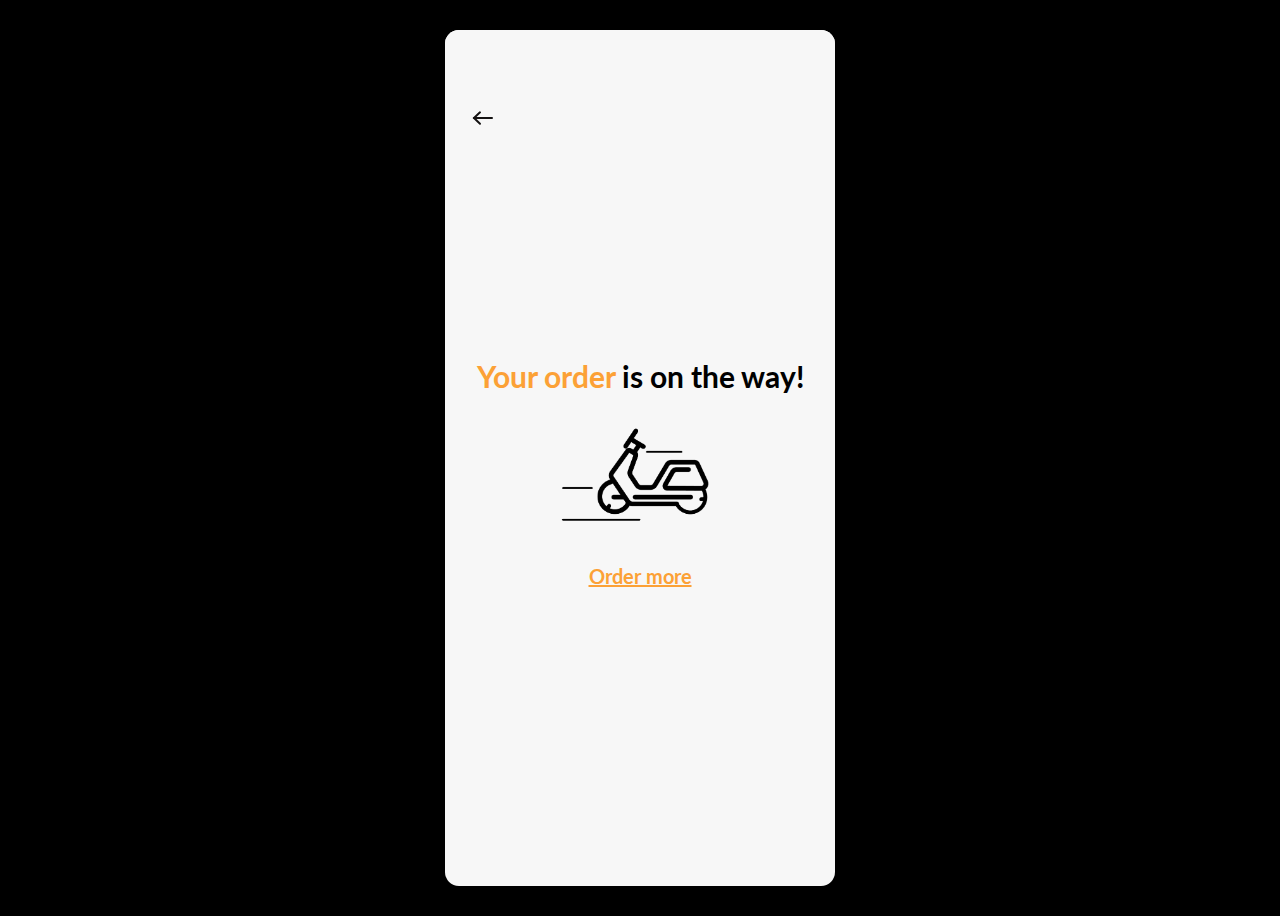
<file: finish.html>
<!DOCTYPE html>
<html>
<head>
    <meta name="viewport" content="width=device-width, initial-scale=1">
    <title>Order Complete</title>
    <link rel="stylesheet" type="text/css" href="style_finish.css">
    <link rel="preconnect" href="https://fonts.googleapis.com">
    <link rel="preconnect" href="https://fonts.gstatic.com" crossorigin>
    <link href="https://fonts.googleapis.com/css2?family=Inter:wght@400;700&family=Lato&display=swap" rel="stylesheet">
    <link href="https://fonts.googleapis.com/css2?family=Alata&family=Inter&family=Red+Hat+Display:wght@300&family=Roboto&display=swap" rel="stylesheet">
</head>
<body>
    <div class="main">
        <div class="top">
            <a href="index.html">
            <button class="back">
                <svg xmlns="http://www.w3.org/2000/svg" width="24" height="24" viewBox="0 0 24 24" fill="none">
                    <path d="M21 12.0521L3 12.0521" stroke="#151313" stroke-width="2" stroke-linecap="round"/>
                    <path d="M9 6.32422L3 12.0521L9 17.78" stroke="#151313" stroke-width="2" stroke-linecap="round"/>
                </svg>
            </button> 
            </a>   
        </div>
        <div class="container">
            <p class="text orange-text">
                Your order
                <span class="black-text">is on the way!</span>
            </p>
            <div class="image-container">
                <img src="img/Motorbike-removebg.png" class="image" alt="Motorbike">
            </div>
            <a href="index.html" class="orange-text" style="font-family: 'Lato'; font-size: 20px; font-weight: bold;">
                Order more
            </a>
        </div>
    </div>
</body>
</html>
</file>
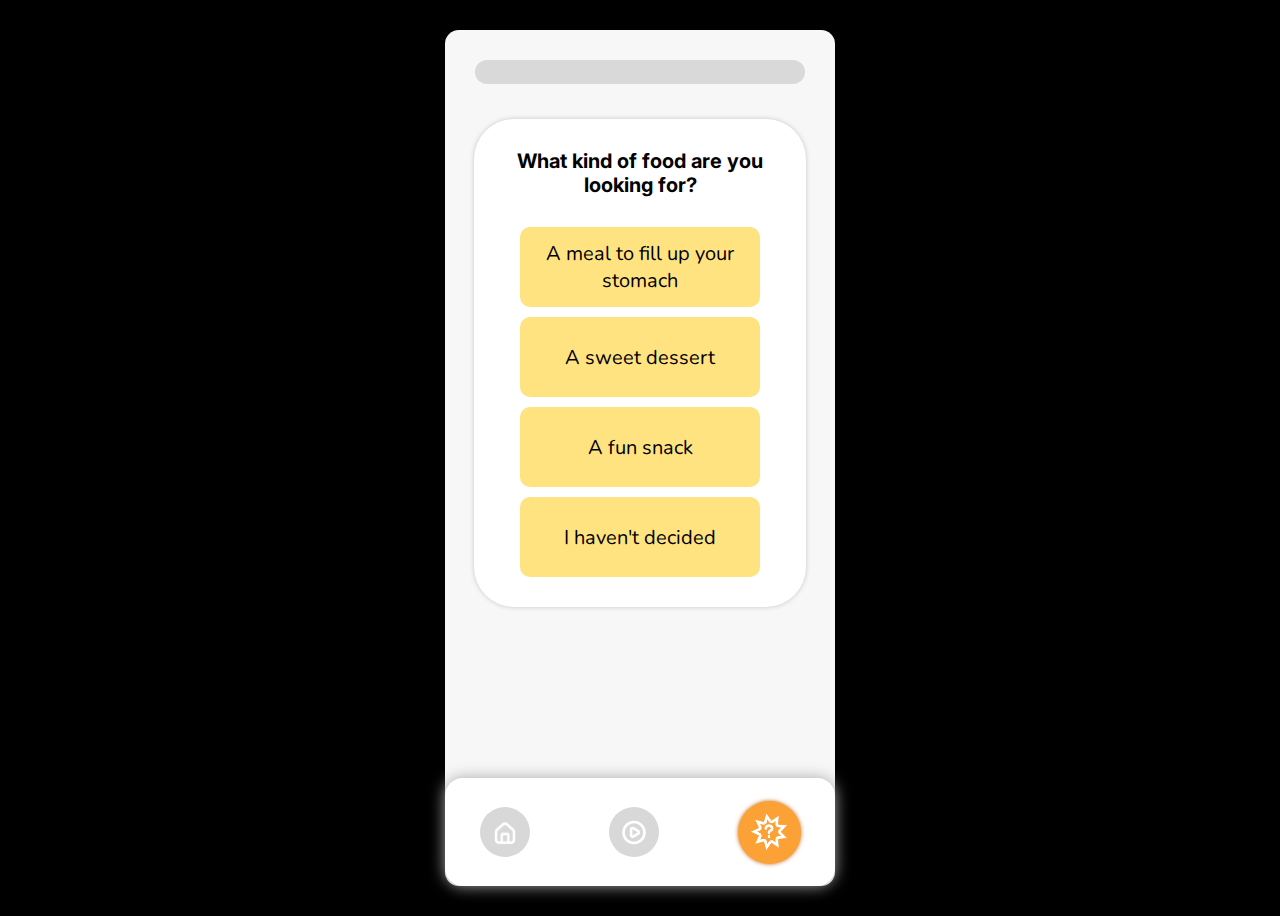
<file: quiz.html>
<!DOCTYPE html>
<html>
<head>
    <meta name="viewport" content="width=device-width, initial-scale=1">
    <title>Quiz</title>
    <link rel="stylesheet" type="text/css" href="style_quiz.css">
    <link rel="preconnect" href="https://fonts.googleapis.com">
    <link rel="preconnect" href="https://fonts.gstatic.com" crossorigin>
    <link href="https://fonts.googleapis.com/css2?family=Inter:wght@400;700&family=Lato&display=swap" rel="stylesheet">
        <link href="https://fonts.googleapis.com/css2?family=Alata&family=Inter:wght@400;700&family=Lato&family=Nunito&display=swap" rel="stylesheet">
</head>
<body>
    <div class="extra">
        <div class="main">
            <div class="w3-container">
                <div class="w3-light-grey">
                    <div id="progressBar" class="w3-green" style="height:24px; width:0"></div>
                </div>
                <br>
            </div>

            <div class="question-container">
                <div class="question active" id="question1">
                    <p>What kind of food are you looking for?</p>
                    <button class="choice">A meal to fill up your stomach</button>
                    <button class="choice">A sweet dessert</button>
                    <button class="choice">A fun snack</button>
                    <button class="choice">I haven't decided</button>
                </div>
                <div class="question" id="question2">
                    <p>What is the price range you are looking for?</p>
                    <button class="choice">Less than 100Baht</button>
                    <button class="choice">100-200Baht</button>
                    <button class="choice">200-300Baht</button>
                    <button class="choice">More than 300Baht</button>
                    <button class="choice">I haven't decided</button>
                </div>
                <div class="question" id="question3">
                    <p>What style of food are you looking for?</p>
                    <button class="choice">Thai</button>
                    <button class="choice">Korean</button>
                    <button class="choice">Japanese</button>
                    <button class="choice">American</button>
                    <button class="choice">Italian</button>
                    <button class="choice">Mexican</button>
                    <button class="choice">Chinese</button>
                    <button class="choice">Others</button>
                    <button class="choice">I haven't decided</button>
                </div>
                <div class="question" id="question4">
                    <p>Do you have any specific dietary restrictions or allergies?</p>
                    <button class="choice">I'm a vegan</button>
                    <button class="choice">I'm a vegetarian</button>
                    <button class="choice">I'm a muslim</button>
                    <button class="choice">I don't eat beef</button>
                    <button class="choice">I have a peanut allergy</button>
                    <button class="choice">I have a shellfish allergy</button>
                    <button class="choice">I have no food restrictions or allergies</button>
                </div>
                <div class="question" id="question5">
                    <p>Are you looking for fast food, a family-style meal, or a more gourmet dining experience?</p>
                    <button class="choice">Fast Food</button>
                    <button class="choice">Family-style</button>
                    <button class="choice">Gourmet</button>
                </div>
            </div>
        </div>
        <div class="navigation">
            <div class="nav">
            <ul>
                <li class="list">
                <a href="index.html">
                    <span class="icon">
                    <div class="inactive">
                        <image src="resource/home_icon.png" style="width:24px"></image>
                    </div>
                    </span>
                </a>
                </li>
                <li class="list">
                <a href="explore.html">
                    <span class="icon">
                    <div class="inactive">
                        <image src="resource/explore_icon.png" style="width:24px;"></image>
                    </div>
                    </span>
                </a>
                </li>
                <li class="list">
                <a href="quiz.html">
                    <span class="icon">
                    <div class="active">
                        <image src="resource/random_icon.png" style="width:36px"></image>
                    </div>
                    </span>
                </a>
                </li>
            </ul>
            </div>
        </div>
    </div>
    <script src="script_quiz.js"></script>
</body>
</html>
</file>
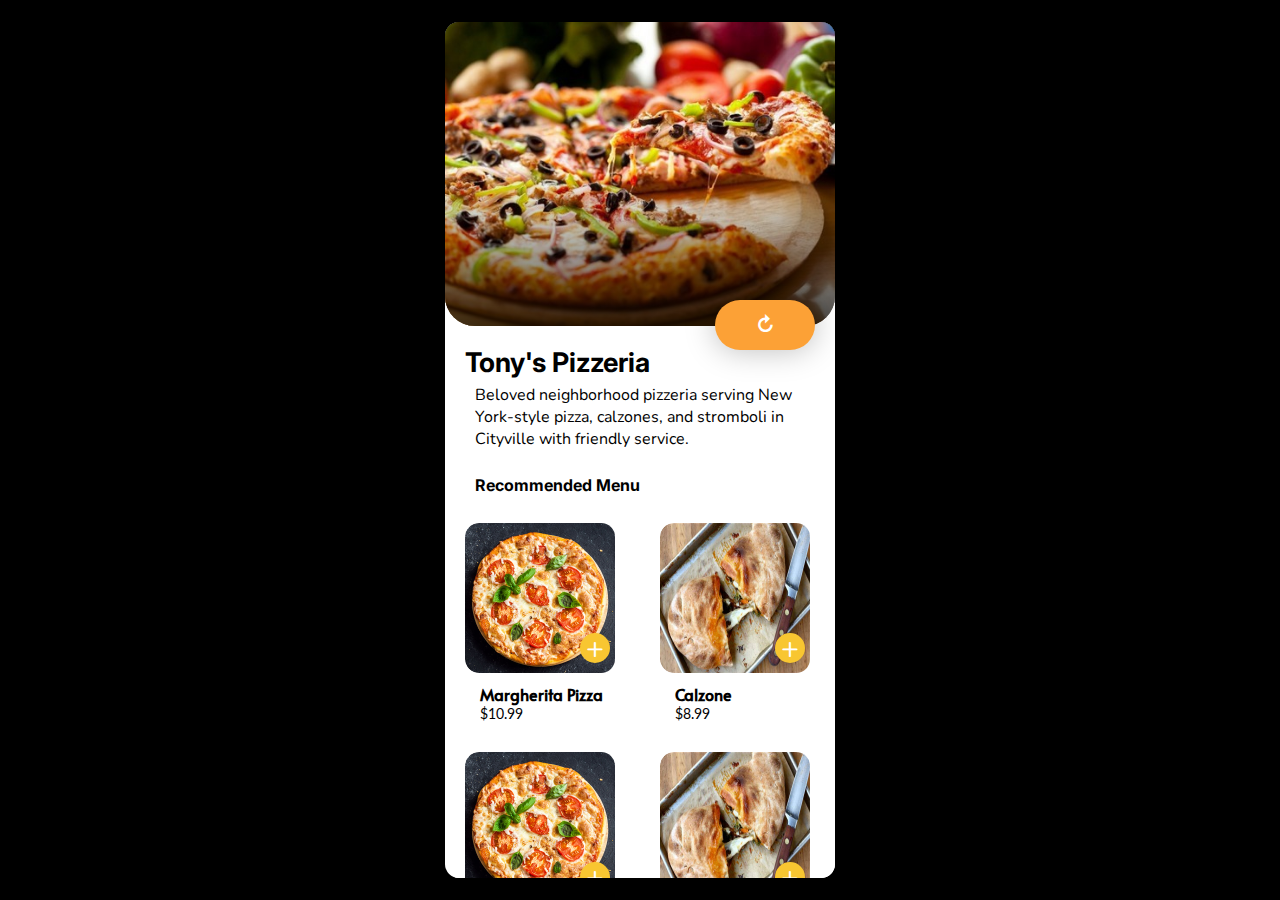
<file: restaurant.html>
<!DOCTYPE html>
<html>
<head>
    <title>Tony's Pizzeria</title>
    <link rel="stylesheet" type="text/css" href="style_restaurant.css">
    <meta name="viewport" content="width=device-width, initial-scale=1">
    <link rel="stylesheet" href="https://cdnjs.cloudflare.com/ajax/libs/font-awesome/6.0.0-beta3/css/all.min.css" integrity="sha384-oJB8lHs1BJt3fE0C/jcEMHR8GgKgEd9zWwjDlUj0XYVtDrMFO1pIIcvlkL+JFqtkl" crossorigin="anonymous">
    <link rel="preconnect" href="https://fonts.googleapis.com">
    <link rel="preconnect" href="https://fonts.gstatic.com" crossorigin>
    <link href="https://fonts.googleapis.com/css2?family=Alata&family=Inter:wght@400;700&family=Lato&family=Nunito&display=swap" rel="stylesheet">
</head>

<body>
    <div class='extra'>
        <div class="main">
            <div>
                <div class="image-container">
                    <button class="reload" style="border:none;">&#8635;</button>
                    <img src="img/Tony.jpeg" alt="Tony's Pizzeria" class="round">

                </div>
            </div>
            <div class="text-container">
                <p class="name">Tony's Pizzeria</p>
                <p class="detial">Beloved neighborhood pizzeria serving New York-style pizza, calzones, and stromboli in Cityville with friendly service.</p>
            </div>
            <p class="menu-head">
                Recommended Menu
            </p><br>
            <div class="menu-container">
                <div class="menu-item">
                    <div class="menu-image">
                        <img src="img/Margherita.jpeg" alt="Pizza">
                        <button class="add-button">+</button>
                    </div>
                    <p class="menu-name">Margherita Pizza</p>
                    <p class="menu-price">$10.99</p>
                </div>
            
                <div class="menu-item">
                    <div class="menu-image">
                        <img src="img/Calzone.jpeg" alt="Calzone">
                        <button class="add-button">+</button>
                    </div>
                    <p class="menu-name">Calzone</p>
                    <p class="menu-price">$8.99</p>
                
                </div>

                <div class="menu-item">
                    <div class="menu-image">
                        <img src="img/Margherita.jpeg" alt="Pizza">
                        <button class="add-button">+</button>
                    </div>
                    <p class="menu-name">Margherita Pizza</p>
                    <p class="menu-price">$10.99</p>
                </div>
                <div class="menu-item">
                    <div class="menu-image">
                        <img src="img/Calzone.jpeg" alt="Calzone">
                        <button class="add-button">+</button>
                    </div>
                    <p class="menu-name">Calzone</p>
                    <p class="menu-price">$8.99</p>
                
                </div>

                <div class="menu-item">
                    <div class="menu-image">
                        <img src="img/Margherita.jpeg" alt="Pizza">
                        <button class="add-button">+</button>
                    </div>
                    <p class="menu-name">Margherita Pizza</p>
                    <p class="menu-price">$10.99</p>
                </div>
                <div class="menu-item">
                    <div class="menu-image">
                        <img src="img/Calzone.jpeg" alt="Calzone">
                        <button class="add-button">+</button>
                    </div>
                    <p class="menu-name">Calzone</p>
                    <p class="menu-price">$8.99</p>
                
                </div>

                <div class="menu-item">
                    <div class="menu-image">
                        <img src="img/Margherita.jpeg" alt="Pizza">
                        <button class="add-button">+</button>
                    </div>
                    <p class="menu-name">Margherita Pizza</p>
                    <p class="menu-price">$10.99</p>
                </div>
                <div class="menu-item">
                    <div class="menu-image">
                        <img src="img/Calzone.jpeg" alt="Calzone">
                        <button class="add-button">+</button>
                    </div>
                    <p class="menu-name">Calzone</p>
                    <p class="menu-price">$8.99</p>
                
                </div>
            </div>
        </div>
    </div>

</body>

</html>
</file>
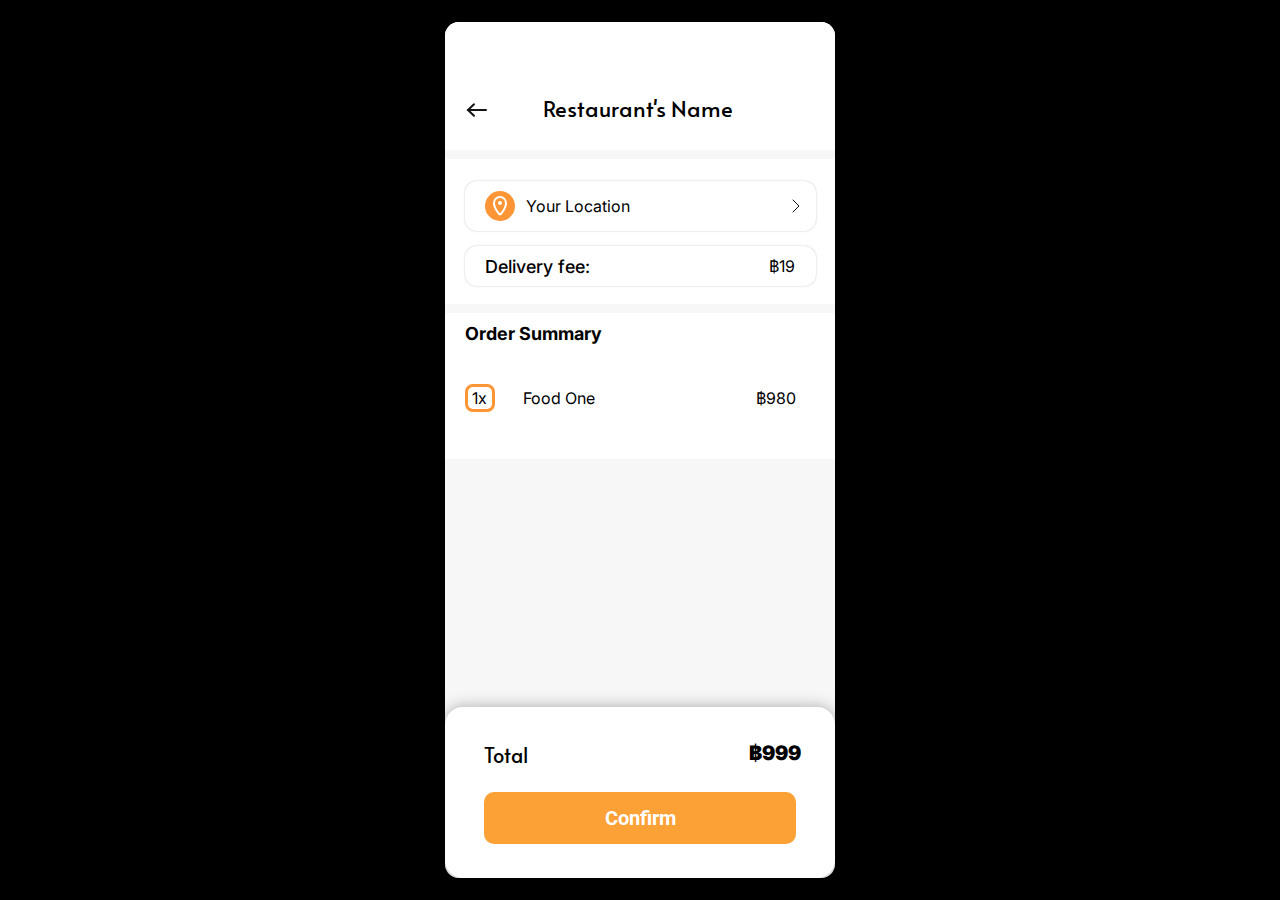
<file: summary.html>
<!--This is a comment tag-->
<!--First, type ! and press enter, which will create some boilerplate code-->
<!DOCTYPE html>
<html lang="en">

<head>
    <meta charset="UTF-8">
    <meta name="viewport" content="width=device-width, initial-scale=1.0">
    <title>Order Summary Component</title>
    <link rel="stylesheet" href="style_summary.css">
    <link rel="preconnect" href="https://fonts.googleapis.com">
    <link rel="preconnect" href="https://fonts.gstatic.com" crossorigin>
    <link href="https://fonts.googleapis.com/css2?family=Alata&family=Inter&family=Red+Hat+Display:wght@300&family=Roboto&display=swap" rel="stylesheet">
</head>

<body>
    <!--<h1 style="background-color: aqua;">Hello World</h1>-->
    <!--<h1 class="aquaElement">Hello world</h1>
    <h1>Hello world again</h1>-->

    <div class="main">
        <div class="top">
            <h2 class="name">Restaurant's Name</h2>
            <a href="index.html">
            <button class="back">
                <svg xmlns="http://www.w3.org/2000/svg" width="24" height="24" viewBox="0 0 24 24" fill="none">
                    <path d="M21 12.0521L3 12.0521" stroke="#151313" stroke-width="2" stroke-linecap="round"/>
                    <path d="M9 6.32422L3 12.0521L9 17.78" stroke="#151313" stroke-width="2" stroke-linecap="round"/>
                </svg>
            </button> 
            </a>   
        </div>
        
        <div class="locationandfee">
            <button class="location">
                <div class="locationicon">
                    <svg xmlns="http://www.w3.org/2000/svg" width="24" height="24" viewBox="0 0 24 24" fill="none">
                        <path fill-rule="evenodd" clip-rule="evenodd" d="M10.9698 19.814C11.5132 20.4769 12.4868 20.4769 13.0302 19.814C14.7454 17.7216 18 13.1981 18 9C18 5.68629 15.3137 3 12 3C8.68629 3 6 5.68629 6 9C6 13.1981 9.25462 17.7216 10.9698 19.814Z" stroke="white" stroke-width="2"/>
                        <path fill-rule="evenodd" clip-rule="evenodd" d="M12 10C12.5523 10 13 9.55228 13 9C13 8.44772 12.5523 8 12 8C11.4477 8 11 8.44772 11 9C11 9.55228 11.4477 10 12 10Z" stroke="white" stroke-width="2"/>
                    </svg>
                </div>
                <h2 class="yourlocation">Your Location</h2>
                <div class="locationchange">
                    <svg xmlns="http://www.w3.org/2000/svg" width="24" height="24" viewBox="0 0 24 24" fill="none">
                        <path d="M10 18L16 12L10 6" stroke="#151313" stroke-linecap="round"/>
                    </svg>
                </div>
            </button>

            <div class="feebox">
                <h2 class="deliveryfee">Delivery fee:</h2>
                <h2 class="fee">฿19</h2>
            </div>
              
               
        </div>

        <div class="summary">
               <h2 class="ordersummary">Order Summary</h2>
               <div class="orderbox">
                    <div class="amount">1x</div>
                    <div class="food">
                        <h3 class="foodname">Food One</h3>
                    </div>
                    <h3 class="foodfee">฿980</h3>

               </div>

        </div>

        <div class="bottom">
            <h2 class="total">Total</h2>
            <h2 class="money">฿999</h2>
            <a class="confirm" href="finish.html">Confirm</a>
        </div>

    </div>


</body>

</html>
</file>
<file: style_finish.css>
body {
    background-color: black;
    height: 100vh;
    display: grid;
    place-items: center;
}

label {
    display: block;
    margin-top: 5px;
}

.main {
    position: relative;
    height: 856px;
    width: 100%;
    max-width: 390px;
    border-radius: 14px;
    overflow: hidden;
    background-color: #F7F7F7;
}

.container {
    height: 100%;
    width: 100%;
    display: flex;
    flex-direction: column; /* Change flex-direction to column */
    justify-content: center;
    align-items: center;
}

.text {
    font-family: 'Lato';
    font-weight: bold;
    font-size: 30px;
}

.orange-text {
    color: #fca136;
}

.black-text {
    color: black;
}

.image-container {
    margin-top: -40px;
    text-align: center; /* Center the content horizontally */
}

.image {
    max-width: 60%;
    height: auto;
}

.top {
    background-color: #f7f7f7;
    position: absolute;
    top: 0%;
    width: 100%;
    height: 15%;
}

.back {
    position: absolute;
    bottom: 0%;
    height: 60%;
    left: 5%;
    background-color: #f7f7f7;
    border: 0;
}
</file>
<file: style_quiz.css>
body {
    background-color: black;
    height: 100vh;
    display: grid;
    place-items: center;
}

label {
    display: block;
    margin-top: 5px;
}

.main{
    position: absolute;
    height: 86.4%;
    width: 390px;
    overflow: scroll;
    scrollbar-width: none;
    -ms-overflow-style: none;
}

::-webkit-scrollbar {
    display: none;
}

.extra{
    position: relative;
    height: 856px;
    width: 100%;
    max-width: 390px;
    border-radius: 14px;
    background-color: #F7F7F7;
}

.w3-container {
    display: flex;
    margin: 20px;
    margin-top: ;
    padding: 10px;
    background-color: #F7F7F7;
    border-radius: 5px;
    justify-content: center;
    align-items: center;
}

/* Style the progress bar container */
.w3-light-grey {
    background-color: #D9D9D9;
    border-radius: 50px;
    height: 24px;
    margin-bottom: 5px;
    width: 100%; /* Set the width to 100% for animation */
    overflow: hidden;
}

/* Style the progress bar */
.w3-green {
    background-color: #FCA136;
    height: 100%;
    border-radius: 50px;
    width: 0;
    transition: width 0.5s;
}

.choice:hover {
    background-color: #FFECA8;
}


.question-container {
    width: 80%;
    max-width: 600px;
    margin: 0 auto;

    padding: 10px;
    background-color: #fff;
    border-radius: 40px;
    box-shadow: 0 0 5px rgba(0, 0, 0, 0.2);
    text-align: center; /* Center the content horizontally */
    font-family: 'Inter',sans-serif;
}

.question-container p{
    font-weight: 700;
    padding-bottom: 10px;
    margin-left: 10px;
    margin-right: 10px;
}

.question-container button{
    font-family: 'Nunito',sans-serif;
}

.question {
    margin: 20px 0;
    font-size: 20px;
    display: block;
    text-align: center;
}

.choice {
    display: block;
    border-color: white;
    margin: 10px auto; /* Center buttons horizontally */
    width: 240px; /* Adjust the button width as needed */
    border-radius: 20px;
    height: 80px;
    background-color: #FFE381;
    color: black;
    border-radius: 10px;
    cursor: pointer;
    font-size: 20px;
    font-family: Inter;
    font-weight: 400;
    border: none;
    transition-duration: 200ms;
}

.navigation{
    position: absolute;
    width: 100%;
    height: 12.6%;
    bottom: 0;
    display: inline-flex;
    justify-content: center;
    align-items: center;
    border-radius: 18px 18px;
    background: white;
    box-shadow: 0px 0px 15px 0px #A9A9A9;
  }
  
  .navigation ul{
    display: flex;
    justify-content: center;
    align-items: center;
    gap: 69px;
    padding-left: 0px;
  }
  
  .navigation ul li{
    list-style-type: none;
    padding: 5px;
  }
  
  .navigation .inactive{
    display:flex;
    justify-content: center;
    align-items: center;
    background-color:#D8D8D8;
    border-radius: 50%;
    height: 50px;
    width: 50px;
  }
  
  .navigation .active{
    display: flex;
    justify-content: center;
    align-items: center;
    background-color: #FCA136;
    border-radius: 50%;
    height: 63px;
    width: 63px;
    filter: drop-shadow(0px 0px 2px #C1732B)
  }
  
  .navigation .active ion-icon{
    color: #FFF;
    height: 20px;
    width: 20px;
    --ionicon-stroke-width: 60px
  }
</file>
<file: style_restaurant.css>
*{
    margin: 0;
    box-sizing: border-box;
}

body{
    background: black;
    color: white;
    height: 100vh;
    display: grid;
    place-items: center;
}

.extra{
    position: relative;
    height: 856px;
    width: 100%;
    max-width: 390px;
    border-radius: 14px;
    background: white;
    color: black;
}

.main{
    position: relative;
    height: 856px;
    width:100%;
    max-width: 390px;
    border-radius: 14px;
    overflow: scroll;
    scrollbar-width: none;
}

::-webkit-scrollbar {
    display: none;
}

img.round {
    display: block;
    margin-left: auto;
    margin-right: auto;
    width: 100%;
    height: 304px;
    border-bottom-left-radius: 30px;
    border-bottom-right-radius: 30px;
    box-shadow: 0px -10px 100px 100px black inset;
}
.reload {
    display: block;
    margin: 10px; /* Center buttons horizontally */
    width: 100px; /* Adjust the button width as needed */
    border-radius: 100px;
    height: 50px;
    background-color: #FCA136;
    color: white;
    cursor: pointer;
    font-size: 20px;
    font-family: 'Inter', sans-serif;
    font-weight: bold;
    box-shadow: 0px 0px 100px 1px gray;
}
.reload:hover {
    background-color: #FFBC6C;
    transition-duration: 200ms;
}

.name {
    font-family: 'Inter';
    font-size: 27px;
    font-weight: bold;
    margin-top: 20px;
    margin-left: 10px;
    margin-bottom: 5px;
}

.detial {
    font-family: 'Nunito';
    font-size: 16px;
    max-width: 90%;
    margin-left: 20px;
}

.flex-end {
    padding: -10px 0;
    display: flex;
    justify-content: flex-end;
}


.image-container {
    position: relative;
    width: 100%;
    height: 304px;
}

img.round {
    display: block;
    margin: 0 auto;
    width: 100%;
    height: 100%;
    border-bottom-left-radius: 30px;
    border-bottom-right-radius: 30px;
    box-shadow: 0px -10px 100px 100px black inset;
}


button.reload {
    position: absolute;
    bottom: -3%; /* Adjust the position to be in the middle */
    right: 10px; /* Adjust the distance from the right as needed */
    transform: translateY(50%); /* Move the button up by 50% of its own height */
    width: 100px; /* Adjust the button width as needed */
    height: 50px; /* Adjust the button height as needed */
    background-color: #FCA136;
    color: white;
    cursor: pointer;
    font-size: 20px;
    font-family: 'Inter', sans-serif;
    font-weight: bold;
    box-shadow: 0px 0px 30px 1px rgba(0,0,0,0.25);
    z-index: 2;
}

.image-container::before {
    content: "";
    position: absolute;
    top: 0;
    left: 0;
    right: 0;
    bottom: 0;
    background: linear-gradient(to top, rgba(0, 0, 0, 0.7) 0%, rgba(0, 0, 0, 0) 50%);
    z-index: 1;
    border-bottom-left-radius: 30px;
    border-bottom-right-radius: 30px;
}

.text-container {
    position: relative;
    width: 100%;
    margin: 10px;
    margin-bottom: 25px;
}

/* ... (your existing CSS) */

.menu-container {
    position: relative;
    width: 100%;
    margin: 10px;
    margin-top: 0px;
    display: flex;
    flex-wrap: wrap; /* Allow items to wrap to the next line */
    justify-content: space-between;
}

.menu-item {
    background: white;
    color: black;
    width: calc(50%); /* Two items per row with 10px margin between them */
    border-radius: 14px;
    padding: 10px;
    margin-bottom: 10px;
}

.menu-image {
    position: relative;
    border-radius: 14px;
    overflow: hidden;
}

.menu-image img {
    display: block;
    width: 150px;
    height: 150px;
    border-radius: 14px;
}

.add-button {
    position: absolute;
    bottom: 10px;
    right: 30px;
    background-color: #F8C631;
    color: white;
    border: none;
    width: 30px;
    height: 30px;
    border-radius: 50%;
    font-size: 30px;
    display: flex;
    align-items: center;
    justify-content: center;
    cursor: pointer;
    font-family: 'Nunito';
}

.menu-name {
    font-family: 'Alata';
    font-size: 16px;
    font-weight: bold;
    margin-top: 10px;
    margin-left: 15px;
}

.menu-price {
    font-family: 'Lato';
    font-size: 14px;
    margin-left: 15px;
}

.menu-head {
    font-family: 'Inter'; 
    font-size: 35; 
    font-weight: bold; 
    margin-left: 30px;
}
</file>
<file: style_summary.css>
.aquaElement {
    background-color: aqua;
}

.main{
    position: relative;
    height: 856px;
    width: 100%;
    max-width: 390px;
    border-radius: 14px;
    overflow: hidden;
    background-color: #F7F7F7;
}

/* .card {
    width: 450px;
    background-color: white;
    color: var(--desaturated_blue)
} */

:root {
    /* --pale-blue: hsl(225,100%,94%);
    --bright-blue: hsl(245,75%,52%);
    --very-pale-blue: hsl(225, 100%, 98%);
    --desaturated-blue: hsl(224,23%,55%);
    --dark-blue: hsl(223, 47%, 23%); */
    --orange: #fca136;
    
}

body {
    background: black;
    color: black;
    height: 100vh;
    display: grid;
    place-items: center;  
    background-repeat: no_repeat;
    background-size: cover;
}

res {
    color: black;
}

/* @import url('https://fonts.googleapis.com/css2?family=Alata&family=Red+Hat+Display:wght@300&display=swap'); */

/* .title {
    color: black;
    font-weight: 700;
    font-size: 22px;
    font-family: "Alata", sans-serif;
} */

.name {
    color: black;
    font-weight: 500;
    font-size: 22px;
    font-family: "Alata", sans-serif;
    position: absolute;
    bottom: 0;
    height: 45%;
    left: 25%;
}

/* .container {
    padding: 30px;
    overflow: hidden;
}

.container > * {
    margin: 13px 0;
} */

* {
    margin: 0;
    padding: 0;
    box-sizing: border-box;
}

/* @import url('https://fonts.googleapis.com/css2?family=Alata&family=Red+Hat+Display:wght@300&family=Roboto&display=swap'); */

.confirm {
    background-color: var(--orange);
    color: #ffffff;
    font-family: "Roboto", sans-serif;
    font-size: 20px;
    font-weight: 700;
    position: absolute;
    bottom: 0%;
    height: 30%;
    width: 80%;
    top: 50%;
    left: 10%;
    border: 0;
    border-radius: 10px;
    cursor: pointer;
    text-align: center;
    text-decoration: none;
    display: flex;
    justify-content: center;
    align-items: center;
}

.confirm:hover {
    background-color: #FFBC6C;
    transition-duration: 200ms;
}


/* @import url('https://fonts.googleapis.com/css2?family=Alata&family=Inter&family=Red+Hat+Display:wght@300&family=Roboto&display=swap'); */

/* selector {
    font-family: "Alata", "Roboto", "Inter", sans-serif;
} */

.locationandfee {
    background-color: white;
    position: absolute;
    top: 16%;
    width: 100%;
    height: 17%;

}

.summary {
    background-color: white;
    position: absolute;
    top: 34%;
    width: 100%;
    height: 17%;

}

.bottom {
    background-color: white;
    position: absolute;
    bottom: 0%;
    width: 100%;
    height: 20%;
    border-radius: 18px;
    box-shadow: 0px 0px 15px 0px #A9A9A9;
}

.total {
    font-family: "Alata", sans-serif;
    font-size: 20px;
    font-weight: 550;
    position: absolute;
    bottom: 0%;
    height: 80%;
    left: 10%
}

.money {
    font-family: "Inter", sans-serif;
    font-size: 20px;
    font-weight: 900;
    position: absolute;
    bottom: 0%;
    height: 80%;
    left: 78%;
}

.top {
    background-color: white;
    position: absolute;
    top: 0%;
    width: 100%;
    height: 15%;
}

.back {
    position: absolute;
    bottom: 0%;
    height: 60%;
    left: 5%;
    background-color: white;
    border: 0;
}

.locationicon {
    position: relative;
    left: 5%;
    /* border-radius: 12px; */
    /* border: 3px solid #FFF; */
    /* background: #FFF; */
    /* box-shadow: 0px 0px 2px 0px rgba(0, 0, 0, 0.25); */
    border-radius: 50px;
    border: 0;
    background: #FC9536; 
    height: 30px;
    width: 30px;
    display: flex;
    justify-content: center;
    align-items: center;
}

.location {
    background-color: white;
    border-radius: 12px;
    border: 3px solid #FFF;
    /* background: #FFF; */
    box-shadow: 0px 0px 2px 0px rgba(0, 0, 0, 0.25);
    height: 50px;
    width: 90%;
    display: flex;
    /* justify-content: center; */
    align-items: center;
    left: 5%;
    position: absolute;
    bottom: 0;
    top: 15%;

}

.yourlocation {
    color: #000;
    font-family: Inter;
    font-size: 16px;
    font-style: normal;
    font-weight: 400;
    line-height: normal;
    position: absolute;
    left: 17%;
}

.locationchange {
    position: relative;
    left: 82%;
    /* border-radius: 12px; */
    /* border: 3px solid #FFF; */
    /* background: #FFF; */
    /* box-shadow: 0px 0px 2px 0px rgba(0, 0, 0, 0.25); */
    /* border-radius: 50px; */
    border: 0;
    /* background: #FC9536;  */
    height: 30px;
    width: 30px;
    display: flex;
    justify-content: center;
    align-items: center;
}

.feebox {
    background-color: white;
    border-radius: 12px;
    border: 3px solid #FFF;
    /* background: #FFF; */
    box-shadow: 0px 0px 2px 0px rgba(0, 0, 0, 0.25);
    height: 40px;
    width: 90%;
    display: flex;
    /* justify-content: center; */
    align-items: center;
    left: 5%;
    position: absolute;
    bottom: 0;
    top: 60%;
}

.deliveryfee {
    color: #000;
    font-family: Inter;
    font-size: 18px;
    font-style: normal;
    font-weight: 500;
    line-height: normal;
    position: absolute;
    left: 5%;
}

.fee {
    color: #000;
    font-family: Inter;
    font-size: 16px;
    font-style: normal;
    font-weight: 400;
    line-height: normal;
    position: absolute;
    right: 5%;
}

.ordersummary {
    color: #000;
    font-family: Inter;
    font-size: 18px;
    font-style: normal;
    font-weight: 700;
    line-height: normal;
    position: absolute;
    top: 0;
    top: 10px;
    left: 5%;
}

.orderbox {
    display: flex;
    height: 50px;
    width: 100%;
    justify-content: center;
    align-items: center;
    gap: 127px;
    position: absolute;
    top: 0;
    top: 60px;
    background-color: white;
}

.amount {
    color: #000;
    font-family: Inter;
    font-size: 16px;
    font-style: normal;
    font-weight: 400;
    line-height: normal;
    background-color: white;

    display: flex;
    width: 28px;
    height: 28px;
    padding: 5px 12px;
    flex-direction: column;
    justify-content: center;
    align-items: center;
    gap: 10px;
    border-radius: 8px;
    border: 3px solid #FC9536;

    position: absolute;
    left: 0;
    left: 5%;
}

.foodname {
    color: #000;
    font-family: Inter;
    font-size: 16px;
    font-style: normal;
    font-weight: 400;
    line-height: normal;

    position: absolute;
    left: 0;
    left: 20%;
}

.foodfee {
    color: #000;
    font-family: Inter;
    font-size: 16px;
    font-style: normal;
    font-weight: 400;
    line-height: normal;
    position: absolute;
    right: 0;
    right: 10%;

    
}

.food{
    display: flex;
    justify-content: center;
    align-items: center;
}
</file>
